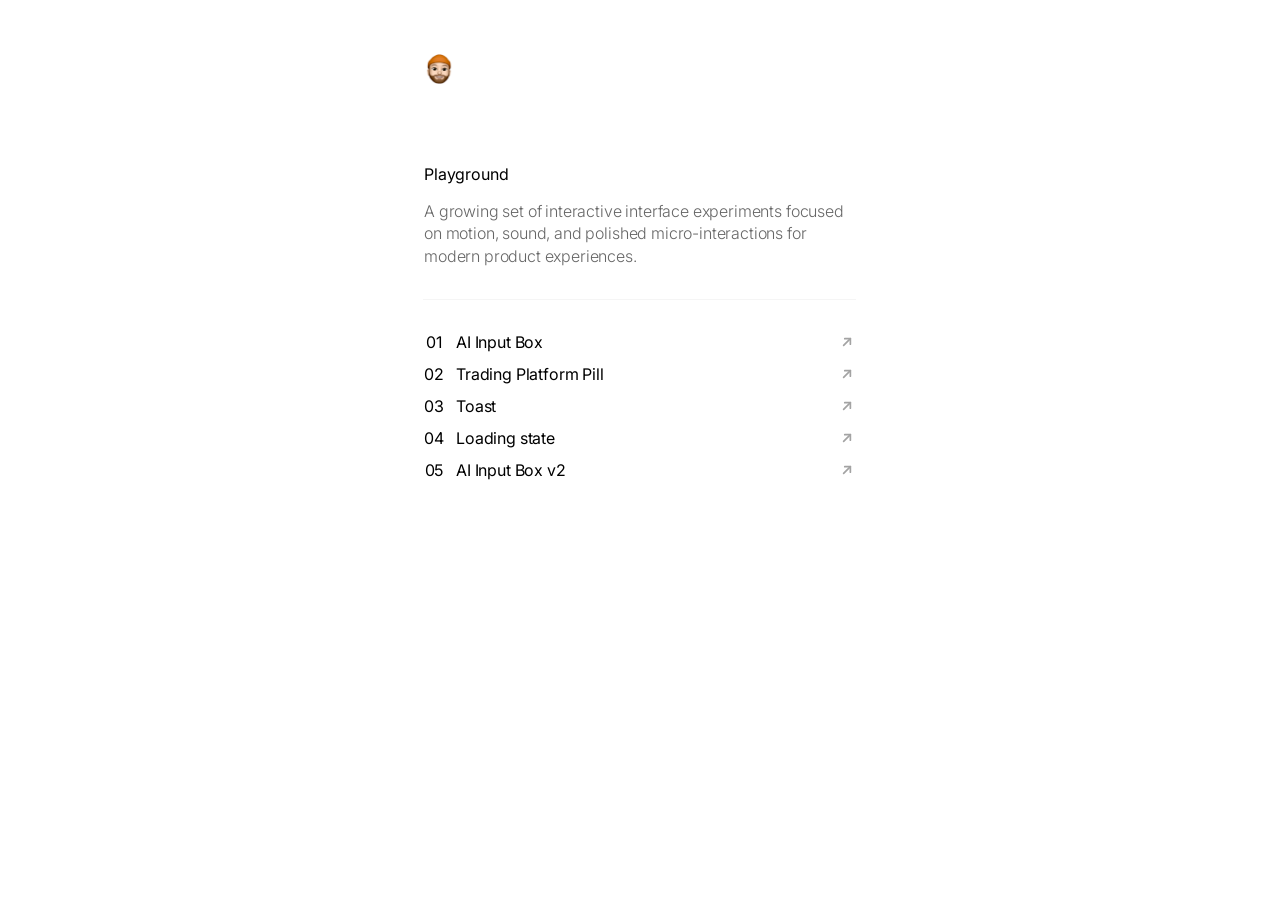
<file: index.html>
<!doctype html>
<html lang="en">
  <head>
    <meta charset="UTF-8" />
    <meta name="viewport" content="width=device-width, initial-scale=1.0" />
    <title>Aaron Vale - Playground</title>
    <link rel="preconnect" href="https://fonts.googleapis.com" />
    <link rel="preconnect" href="https://fonts.gstatic.com" crossorigin />
    <link href="https://fonts.googleapis.com/css2?family=Inter:wght@300;400&display=swap" rel="stylesheet" />
    <style>
      * {
        box-sizing: border-box;
      }

      html,
      body {
        min-height: 100%;
        margin: 0;
      }

      body {
        background: #ffffff;
        color: #000000;
        font-family: "Inter", system-ui, sans-serif;
        font-synthesis: none;
        -moz-osx-font-smoothing: grayscale;
        -webkit-font-smoothing: antialiased;
      }

      main {
        width: min(432px, calc(100vw - 48px));
        margin: 0 auto;
        padding-top: 54px;
      }

      .intro {
        display: flex;
        flex-direction: column;
        gap: 16px;
        width: 100%;
      }

      .avatar {
        display: block;
        height: 30px;
        width: auto;
        margin: 0 0 80px;
      }

      h1 {
        width: fit-content;
        margin: 0;
        color: #000000;
        font-size: 16px;
        line-height: 20px;
        font-weight: 400;
        letter-spacing: -0.01em;
      }

      .summary {
        width: 100%;
        margin: 0;
        color: rgba(0, 0, 0, 0.6);
        font-size: 16px;
        line-height: 140%;
        font-weight: 300;
        letter-spacing: -0.01em;
      }

      .divider {
        width: calc(100% + 1px);
        height: 1px;
        margin: 32px 0 32px -1px;
        background: rgba(0, 0, 0, 0.04);
      }

      .component-list {
        display: flex;
        flex-direction: column;
        gap: 12px;
        width: 100%;
      }

      .component-row {
        width: 100%;
        display: flex;
        align-items: center;
        justify-content: space-between;
        gap: 180px;
        color: #000000;
        text-decoration: none;
      }

      .component-name {
        display: flex;
        align-items: flex-start;
        gap: 12px;
        min-width: 0;
      }

      .component-number {
        width: 20px;
        flex: 0 0 20px;
        display: flex;
        justify-content: center;
        color: #000000;
        font-size: 16px;
        line-height: 20px;
        font-weight: 400;
        letter-spacing: -0.01em;
        text-align: center;
      }

      .component-title {
        width: fit-content;
        flex: 0 0 auto;
        color: #000000;
        font-size: 16px;
        line-height: 20px;
        font-weight: 400;
        letter-spacing: -0.01em;
      }

      .component-action {
        width: 18px;
        height: 18px;
        display: flex;
        align-items: center;
        justify-content: center;
        flex: 0 0 auto;
        color: #a3a3a3;
      }

      .component-action svg {
        width: 18px;
        height: 18px;
        fill: none;
        stroke: currentColor;
        stroke-width: 1.5;
        stroke-linecap: round;
        stroke-linejoin: round;
      }

      .component-number,
      .component-title,
      .component-action {
        transition: color 180ms ease;
      }

      .component-row:hover .component-number,
      .component-row:hover .component-title,
      .component-row:hover .component-action {
        color: #0287f2;
      }

      .component-row:hover .component-action {
        animation: row-arrow-shake 560ms cubic-bezier(0.25, 1, 0.5, 1);
      }

      @keyframes row-arrow-shake {
        0% {
          transform: translateX(0) rotate(0deg) scale(1);
        }

        18% {
          transform: translateX(-1px) rotate(-7deg) scale(1.025);
        }

        40% {
          transform: translateX(1px) rotate(6deg) scale(1.025);
        }

        62% {
          transform: translateX(-0.5px) rotate(-3.5deg) scale(1.012);
        }

        82% {
          transform: translateX(0.35px) rotate(2deg) scale(1.006);
        }

        100% {
          transform: translateX(0) rotate(0deg) scale(1);
        }
      }

      @media (max-width: 560px) {
        main {
          width: calc(100vw - 40px);
          margin: 0 20px;
          padding-top: 40px;
        }

        .divider {
          margin-top: 44px;
        }

        .component-row {
          gap: 24px;
        }
      }
    </style>
  </head>
  <body>
    <main>
      <img class="avatar" src="./assets/aaronvale-favicon.png" alt="" aria-hidden="true" />
      <section class="intro" aria-labelledby="page-title">
        <h1 id="page-title">Playground</h1>
        <p class="summary">
          A growing set of interactive interface experiments focused on motion, sound,
          and polished micro-interactions for modern product experiences.
        </p>
      </section>

      <div class="divider" aria-hidden="true"></div>

      <nav class="component-list" aria-label="UI components">
        <a class="component-row" href="./compose-ai-box/">
          <span class="component-name">
            <span class="component-number">01</span>
            <span class="component-title">AI Input Box</span>
          </span>
          <span class="component-action" aria-label="Open">
            <svg viewBox="0 0 16 16" aria-hidden="true">
              <path d="M5 11 11 5" />
              <path d="M6 5h5v5" />
            </svg>
          </span>
        </a>
        <a class="component-row" href="./trading-platform-pill/">
          <span class="component-name">
            <span class="component-number">02</span>
            <span class="component-title">Trading Platform Pill</span>
          </span>
          <span class="component-action" aria-label="Open">
            <svg viewBox="0 0 16 16" aria-hidden="true">
              <path d="M5 11 11 5" />
              <path d="M6 5h5v5" />
            </svg>
          </span>
        </a>
        <a class="component-row" href="./toast/">
          <span class="component-name">
            <span class="component-number">03</span>
            <span class="component-title">Toast</span>
          </span>
          <span class="component-action" aria-label="Open">
            <svg viewBox="0 0 16 16" aria-hidden="true">
              <path d="M5 11 11 5" />
              <path d="M6 5h5v5" />
            </svg>
          </span>
        </a>
        <a class="component-row" href="./loading-state/">
          <span class="component-name">
            <span class="component-number">04</span>
            <span class="component-title">Loading state</span>
          </span>
          <span class="component-action" aria-label="Open">
            <svg viewBox="0 0 16 16" aria-hidden="true">
              <path d="M5 11 11 5" />
              <path d="M6 5h5v5" />
            </svg>
          </span>
        </a>
        <a class="component-row" href="./ai-input-box-v2/">
          <span class="component-name">
            <span class="component-number">05</span>
            <span class="component-title">AI Input Box v2</span>
          </span>
          <span class="component-action" aria-label="Open">
            <svg viewBox="0 0 16 16" aria-hidden="true">
              <path d="M5 11 11 5" />
              <path d="M6 5h5v5" />
            </svg>
          </span>
        </a>
      </nav>
    </main>
  </body>
</html>
</file>
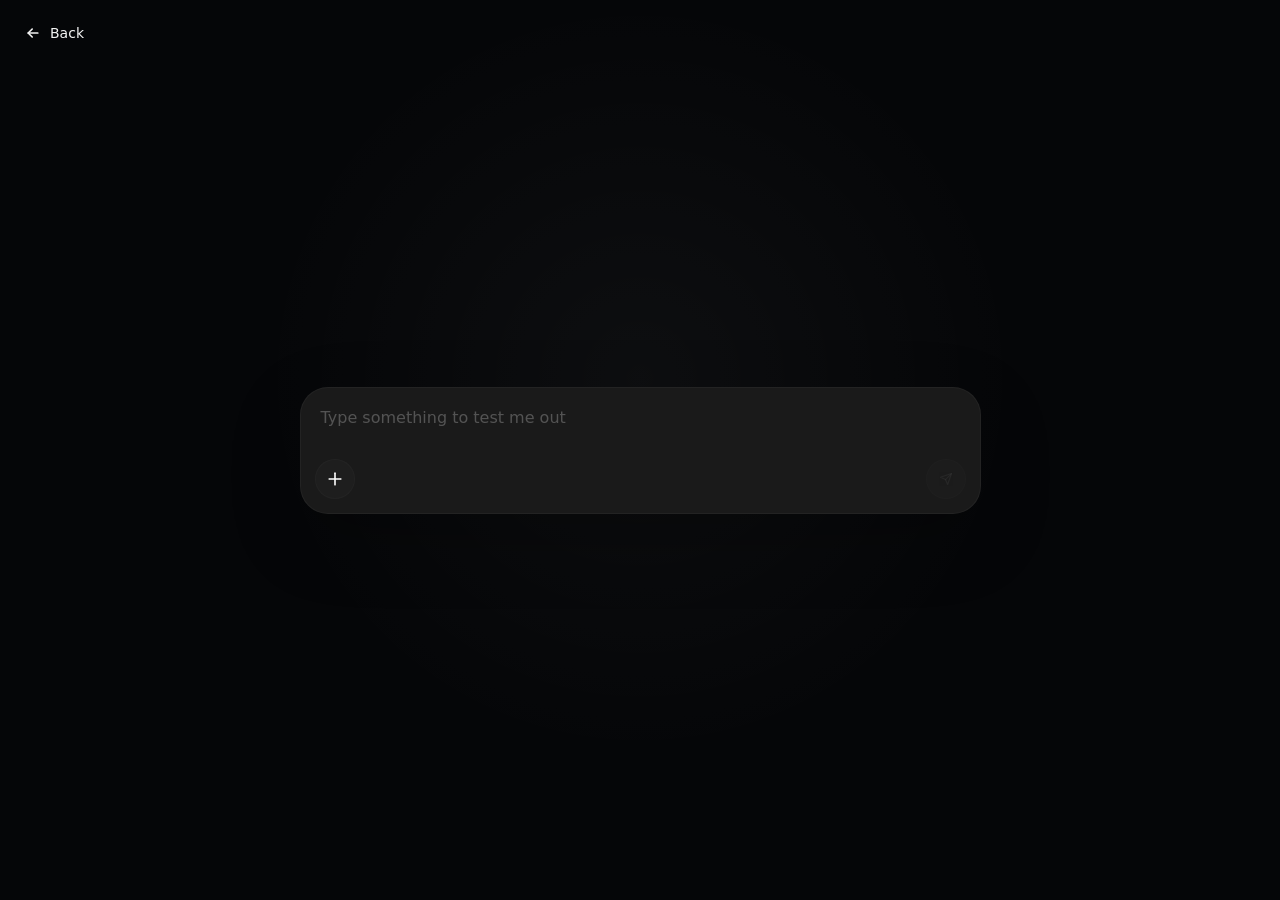
<file: ai-input-box-v2/index.html>
<!doctype html>
<html lang="en">
  <head>
    <meta charset="UTF-8" />
    <meta name="viewport" content="width=device-width, initial-scale=1.0" />
    <title>AI Input Box v2</title>
    <link rel="stylesheet" href="./styles.css" />
  </head>
  <body>
    <a class="back-link" href="../" aria-label="Back to Playground">
      <svg viewBox="0 0 16 16" aria-hidden="true">
        <path d="M5 11 11 5" />
        <path d="M6 5h5v5" />
      </svg>
      Back
    </a>
    <main class="stage" aria-label="AI Input Box v2 prototype">
      <section class="ai-frame" aria-label="AI Input Box v2">
        <div class="status-panel" aria-live="polite" aria-hidden="true">
          <div class="status-row">
            <span class="status-icon" aria-hidden="true">
              <span class="status-orb" data-status-orb></span>
              <span class="status-check-icon">
                <svg width="12" height="12" viewBox="0 0 12 12" aria-hidden="true">
                  <path d="M3.25 6.15 5.15 8 8.85 4" />
                </svg>
              </span>
            </span>
            <span class="status-text" data-status-text data-text="Checking permissions...">Checking permissions...</span>
          </div>
          <button class="status-stop-button" type="button" data-action="status-stop" aria-label="Stop">
            <svg class="icon-stop" width="12" height="12" viewBox="0 0 10 10" aria-hidden="true">
              <rect x="2.25" y="2.25" width="5.5" height="5.5" rx="1.1" />
            </svg>
          </button>
        </div>

        <form class="compose-box is-active" data-compose-box>
          <div class="compose-beam-host" data-compose-beam aria-hidden="true"></div>
          <label class="sr-only" for="follow-up-input">Type something to test me out</label>
          <div class="prompt-row is-active" data-prompt-row>
            <div class="cursor-mark" aria-hidden="true"></div>
            <textarea
              id="follow-up-input"
              class="prompt-input"
              rows="1"
              autocomplete="off"
            ></textarea>
            <div class="prompt-placeholder" aria-hidden="true">Type something to test me out</div>
          </div>

          <div class="toolbar" aria-label="Follow-up actions">
            <div class="menu-anchor">
              <button class="icon-button" type="button" data-action="add" aria-label="Add context" aria-expanded="false">
                <span class="icon-slot">
                  <svg class="icon-plus" width="20" height="20" viewBox="1.5 1.5 15 15" aria-hidden="true">
                    <path d="M9 4.625v8.75" />
                    <path d="M4.625 9h8.75" />
                  </svg>
                </span>
              </button>
              <div class="dropdown-menu" role="menu" aria-label="Add context menu">
                <button class="dropdown-item" type="button" role="menuitem">Attach file</button>
                <button class="dropdown-item" type="button" role="menuitem">Add screenshot</button>
              </div>
            </div>

            <button class="send-button" type="submit" data-action="send" aria-label="Send follow-up message">
              <svg class="icon-send" width="16" height="16" viewBox="0 0 12 12" aria-hidden="true">
                <path d="M11 1l-3.5 10-2-4.5-4.5-2Z" />
                <path d="M11 1 5.5 6.5" />
              </svg>
            </button>
          </div>
        </form>
      </section>
    </main>

    <script type="module" src="./script.js"></script>
  </body>
</html>
</file>
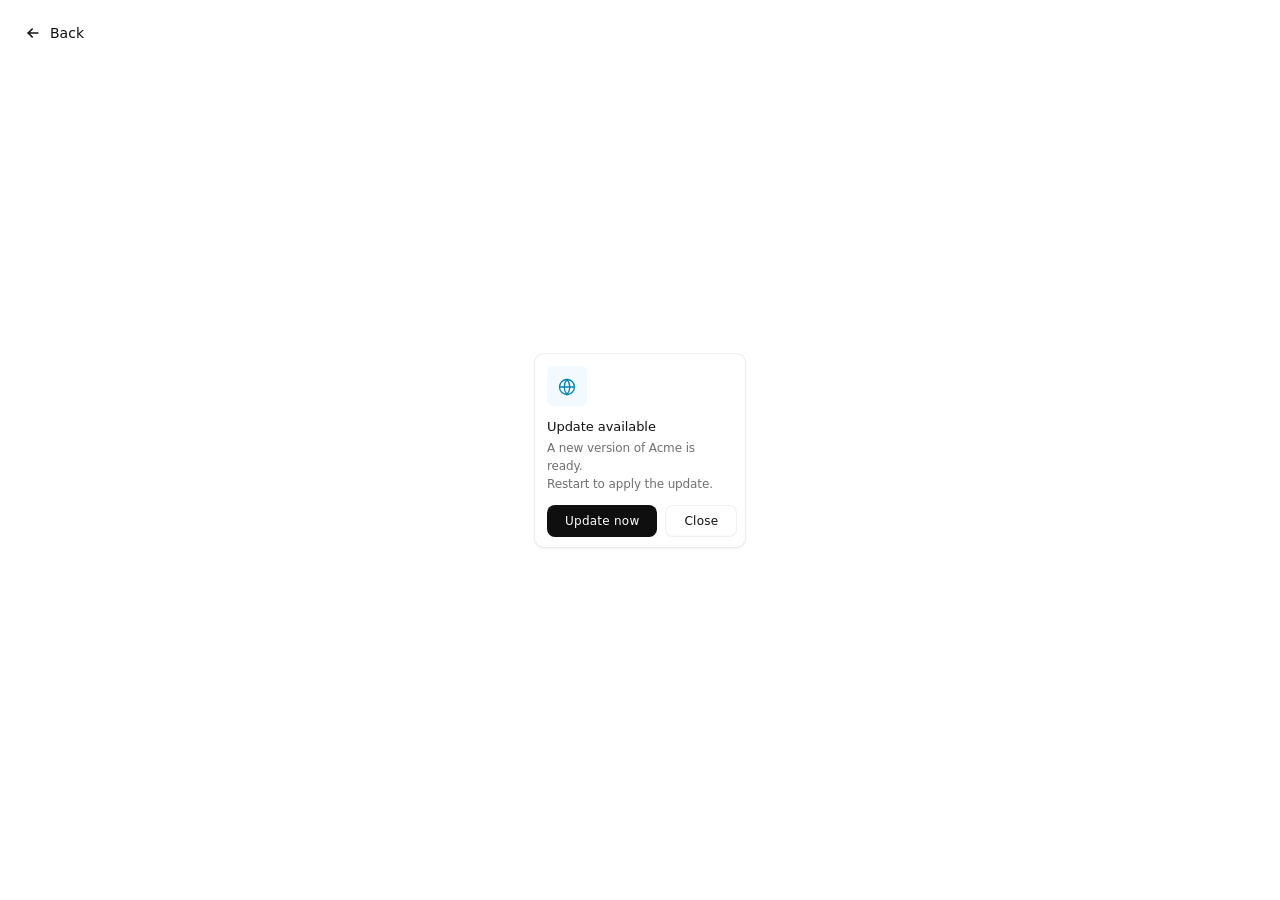
<file: codex-connect-card/index.html>
<!doctype html>
<html lang="en">
  <head>
    <meta charset="UTF-8" />
    <meta name="viewport" content="width=device-width, initial-scale=1.0" />
    <title>Toast</title>
    <meta http-equiv="refresh" content="0; url=../toast/" />
    <link rel="canonical" href="../toast/" />
  </head>
  <body>
    <script>
      window.location.replace("../toast/");
    </script>
    <a href="../toast/">Toast</a>
  </body>
</html>
</file>
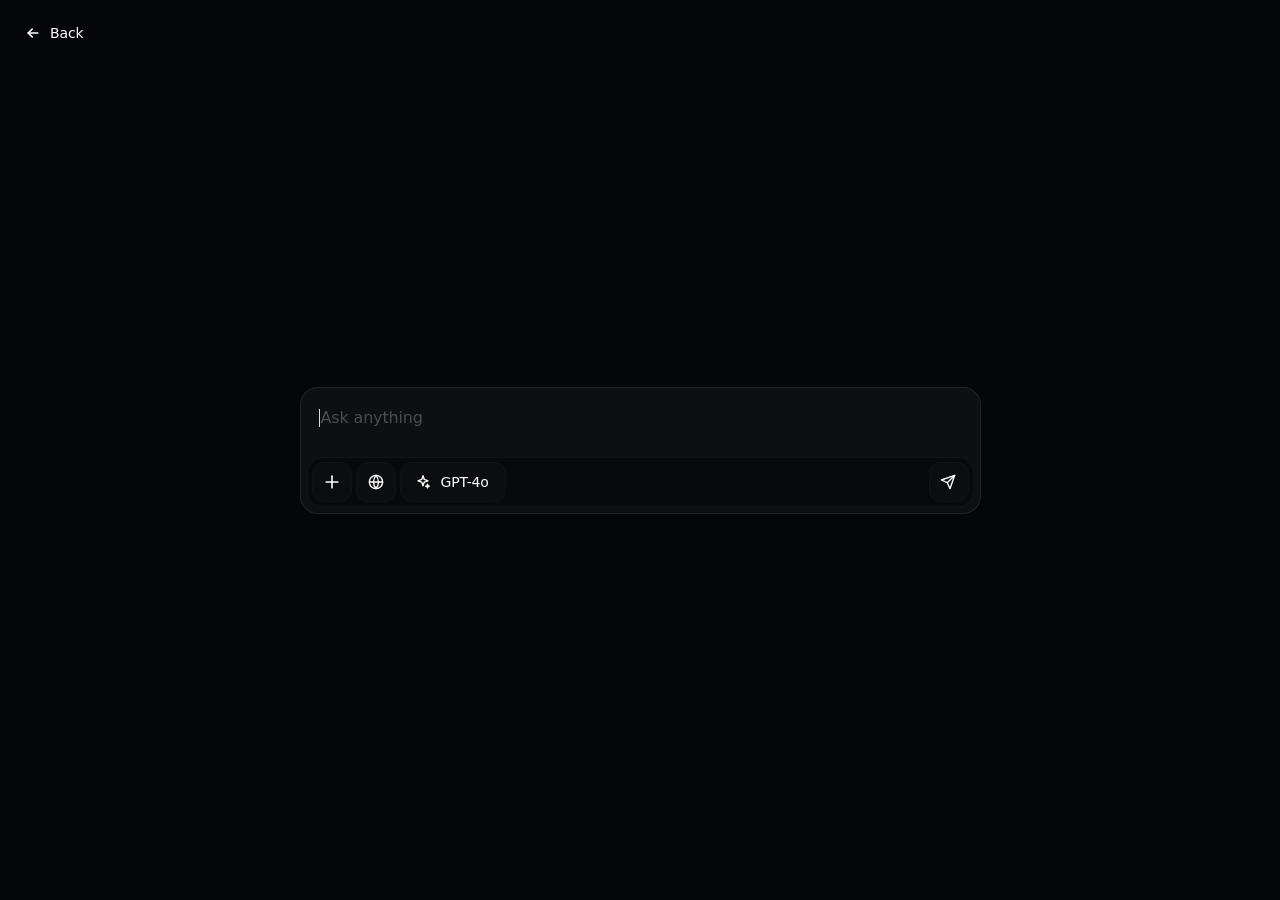
<file: compose-ai-box/index.html>
<!doctype html>
<html lang="en">
  <head>
    <meta charset="UTF-8" />
    <meta name="viewport" content="width=device-width, initial-scale=1.0" />
    <title>Compose Message AI Box</title>
    <link rel="stylesheet" href="./styles.css" />
  </head>
  <body>
    <a class="back-link" href="../" aria-label="Back to UI Components">
      <svg viewBox="0 0 16 16" aria-hidden="true">
        <path d="M5 11 11 5" />
        <path d="M6 5h5v5" />
      </svg>
      Back
    </a>
    <main class="stage" aria-label="Compose message AI box prototype">
      <section class="compose-box" aria-label="Compose message">
        <div class="prompt-row is-active" data-prompt-row>
          <div class="cursor-mark" aria-hidden="true"></div>
          <label class="sr-only" for="prompt-input">Ask anything</label>
          <textarea
            id="prompt-input"
            class="prompt-input"
            rows="1"
            autocomplete="off"
            autofocus
          ></textarea>
          <div class="prompt-placeholder prompt-placeholder-default" aria-hidden="true">Ask anything</div>
          <div class="prompt-placeholder prompt-placeholder-search" aria-hidden="true">Search the web</div>
        </div>

        <div class="toolbar" aria-label="Compose actions">
          <div class="tool-group" aria-label="Message tools">
            <div class="menu-anchor">
              <button class="icon-button" type="button" data-action="add" aria-label="Add" aria-expanded="false">
                <span class="icon-slot">
                  <svg class="icon-plus" width="20" height="20" viewBox="1.5 1.5 15 15" aria-hidden="true">
                    <path d="M9 4.625v8.75" />
                    <path d="M4.625 9h8.75" />
                  </svg>
                </span>
              </button>
              <div class="dropdown-menu" data-menu="add" role="menu" aria-label="Add menu">
                <button class="dropdown-item" type="button" role="menuitem">Images</button>
                <button class="dropdown-item" type="button" role="menuitem">Documents</button>
              </div>
            </div>

            <button class="icon-button" type="button" data-action="globe" aria-label="Web context">
              <span class="icon-slot">
                <svg class="icon-globe" width="16" height="16" viewBox="0 0 12 12" aria-hidden="true">
                  <circle cx="6" cy="6" r="5" />
                  <path d="M1 6h10" />
                  <path d="M6 1a7.65 7.65 0 0 1 0 10" />
                  <path d="M6 1a7.65 7.65 0 0 0 0 10" />
                </svg>
              </span>
              <span class="button-label">Search</span>
            </button>

            <div class="menu-anchor">
              <button class="model-button" type="button" data-action="lightbulb" aria-label="Model" aria-expanded="false">
                <span class="ai-icon-slot">
                  <svg class="icon-ai" width="16" height="16" viewBox="0 0 12 12" aria-hidden="true">
                    <path d="M6 1.25l0.95 2.85 2.8 1-2.8 0.95L6 8.85l-0.95-2.8-2.8-0.95 2.8-1Z" />
                    <path d="M9.35 7.65l0.35 1.05 1.05 0.35-1.05 0.35-0.35 1.05L9 9.4l-1.05-0.35L9 8.7Z" />
                  </svg>
                </span>
                <span class="model-label-wrap">
                  <span class="model-label model-label-current">GPT-4o</span>
                  <span class="model-label model-label-next" aria-hidden="true"></span>
                </span>
              </button>
              <div class="dropdown-menu" data-menu="lightbulb" role="menu" aria-label="Model menu">
                <button class="dropdown-item" type="button" role="menuitem">GPT-5.6 Sol</button>
                <button class="dropdown-item" type="button" role="menuitem">Claude Sonnet 5</button>
                <button class="dropdown-item" type="button" role="menuitem">Gemini 3.6 Flash</button>
                <button class="dropdown-item" type="button" role="menuitem">Llama 4</button>
              </div>
            </div>
          </div>

          <button class="send-button" type="button" data-action="send" aria-label="Send message">
            <svg class="icon-send" width="16" height="16" viewBox="0 0 12 12" aria-hidden="true">
              <path d="M11 1l-3.5 10-2-4.5-4.5-2Z" />
              <path d="M11 1L5.5 6.5" />
            </svg>
          </button>
        </div>
      </section>
    </main>
    <script src="./script.js"></script>
  </body>
</html>
</file>
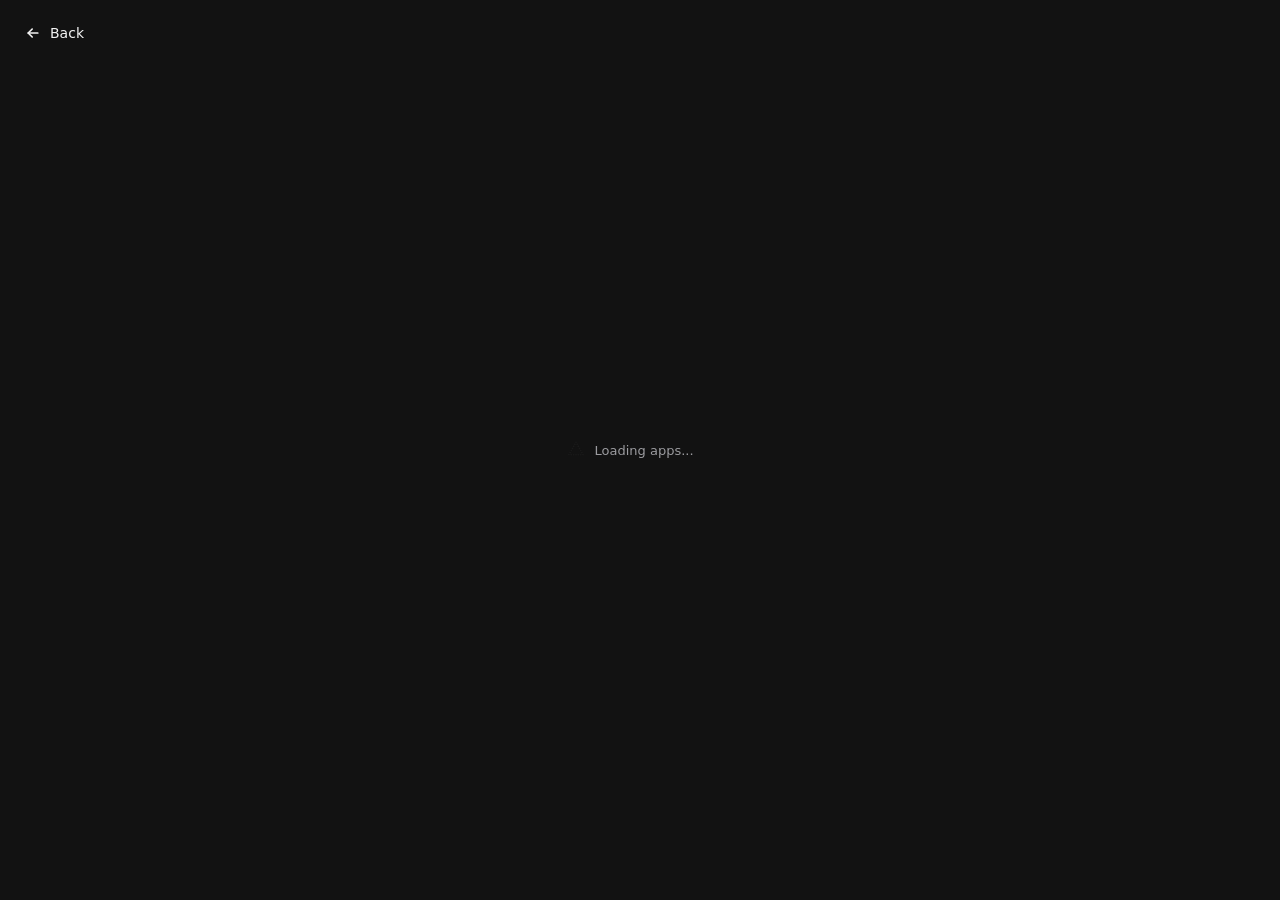
<file: loading-state/index.html>
<!doctype html>
<html lang="en">
  <head>
    <meta charset="UTF-8" />
    <meta name="viewport" content="width=device-width, initial-scale=1.0" />
    <title>Loading state</title>
    <script type="module" crossorigin src="./assets/index-BMmjb_eQ.js"></script>
    <link rel="stylesheet" crossorigin href="./assets/index-BnfrYB4k.css">
    <style>
      .back-link {
        align-items: center;
        color: #f2f2f2;
        display: inline-flex;
        font-family: Inter, system-ui, sans-serif;
        font-size: 14px;
        gap: 8px;
        left: 24px;
        line-height: 18px;
        position: fixed;
        text-decoration: none;
        top: 24px;
        transition: color 180ms ease;
        z-index: 10;
      }

      .back-link svg {
        fill: none;
        height: 18px;
        stroke: currentColor;
        stroke-linecap: round;
        stroke-linejoin: round;
        stroke-width: 1.5;
        transform: rotate(225deg);
        width: 18px;
      }

      .back-link:hover {
        color: #0287f2;
      }

      .back-link:hover svg {
        animation: back-arrow-shake 560ms cubic-bezier(0.25, 1, 0.5, 1);
      }

      @keyframes back-arrow-shake {
        0% {
          transform: rotate(225deg) translateX(0) scale(1);
        }

        18% {
          transform: rotate(218deg) translateX(-1px) scale(1.025);
        }

        40% {
          transform: rotate(231deg) translateX(1px) scale(1.025);
        }

        62% {
          transform: rotate(221.5deg) translateX(-0.5px) scale(1.012);
        }

        82% {
          transform: rotate(227deg) translateX(0.35px) scale(1.006);
        }

        100% {
          transform: rotate(225deg) translateX(0) scale(1);
        }
      }
    </style>
  </head>
  <body>
    <a class="back-link" href="../" aria-label="Back to Playground">
      <svg viewBox="0 0 16 16" aria-hidden="true">
        <path d="M5 11 11 5" />
        <path d="M6 5h5v5" />
      </svg>
      Back
    </a>
    <div id="root"></div>
  </body>
</html>
</file>
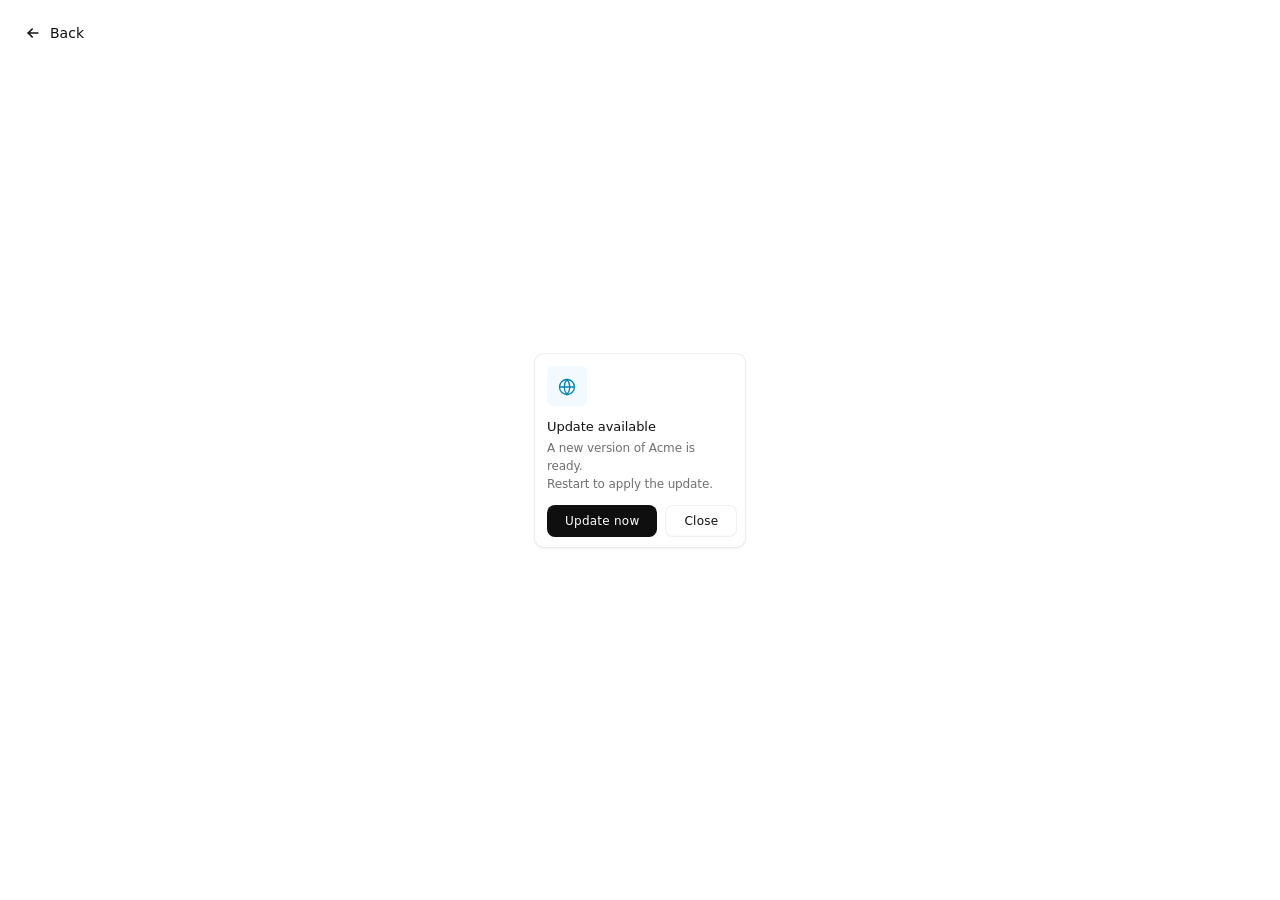
<file: toast/index.html>
<!doctype html>
<html lang="en">
  <head>
    <meta charset="UTF-8" />
    <meta name="viewport" content="width=device-width, initial-scale=1.0" />
    <title>Toast</title>
    <script type="module" crossorigin src="./assets/index-DLGc0Ldt.js"></script>
    <link rel="stylesheet" crossorigin href="./assets/index-CiNWx6MO.css">
    <style>
      .back-link {
        align-items: center;
        color: #111111;
        display: inline-flex;
        font-family: Inter, system-ui, sans-serif;
        font-size: 14px;
        gap: 8px;
        left: 24px;
        line-height: 18px;
        position: fixed;
        text-decoration: none;
        top: 24px;
        transition: color 180ms ease;
        z-index: 10;
      }

      .back-link svg {
        fill: none;
        height: 18px;
        stroke: currentColor;
        stroke-linecap: round;
        stroke-linejoin: round;
        stroke-width: 1.5;
        transform: rotate(225deg);
        width: 18px;
      }

      .back-link:hover {
        color: #0287f2;
      }

      .back-link:hover svg {
        animation: back-arrow-shake 560ms cubic-bezier(0.25, 1, 0.5, 1);
      }

      @keyframes back-arrow-shake {
        0% {
          transform: rotate(225deg) translateX(0) scale(1);
        }

        18% {
          transform: rotate(218deg) translateX(-1px) scale(1.025);
        }

        40% {
          transform: rotate(231deg) translateX(1px) scale(1.025);
        }

        62% {
          transform: rotate(221.5deg) translateX(-0.5px) scale(1.012);
        }

        82% {
          transform: rotate(227deg) translateX(0.35px) scale(1.006);
        }

        100% {
          transform: rotate(225deg) translateX(0) scale(1);
        }
      }
    </style>
  </head>
  <body>
    <a class="back-link" href="../" aria-label="Back to UI Components">
      <svg viewBox="0 0 16 16" aria-hidden="true">
        <path d="M5 11 11 5" />
        <path d="M6 5h5v5" />
      </svg>
      Back
    </a>
    <div id="root"></div>
  </body>
</html>
</file>
<file: ai-input-box-v2/styles.css>
:root {
  color-scheme: dark;
  --page-bg: #050608;
  --top-panel: #121212;
  --compose-panel: #1a1a1a;
  --panel-border: rgba(255, 255, 255, 0.04);
  --control: rgba(255, 255, 255, 0.02);
  --control-border: rgba(255, 255, 255, 0.02);
  --placeholder: rgba(255, 255, 255, 0.25);
  --text: #ffffff;
  --text-soft: rgba(255, 255, 255, 0.9);
}

* {
  box-sizing: border-box;
}

html,
body {
  width: 100%;
  min-height: 100%;
  margin: 0;
}

body {
  font-family: "SFProText-Regular", "SF Pro Text", -apple-system, BlinkMacSystemFont, system-ui, sans-serif;
  background:
    radial-gradient(circle at 50% 42%, rgba(255, 255, 255, 0.035), transparent 24rem),
    var(--page-bg);
  color: var(--text);
  -moz-osx-font-smoothing: grayscale;
  -webkit-font-smoothing: antialiased;
  font-synthesis: none;
}

button,
textarea {
  font: inherit;
}

.back-link {
  align-items: center;
  color: #f2f2f2;
  display: inline-flex;
  font-family: Inter, system-ui, sans-serif;
  font-size: 14px;
  gap: 8px;
  left: 24px;
  line-height: 18px;
  position: fixed;
  text-decoration: none;
  top: 24px;
  transition: color 180ms ease;
  z-index: 10;
}

.back-link svg {
  fill: none;
  height: 18px;
  stroke: currentColor;
  stroke-linecap: round;
  stroke-linejoin: round;
  stroke-width: 1.5;
  transform: rotate(225deg);
  width: 18px;
}

.back-link:hover {
  color: #0287f2;
}

.back-link:hover svg {
  animation: back-arrow-shake 560ms cubic-bezier(0.25, 1, 0.5, 1);
}

.stage {
  min-height: 100vh;
  display: flex;
  align-items: center;
  justify-content: center;
  padding: 32px;
}

.ai-frame {
  position: relative;
  width: 681px;
  max-width: calc(100vw - 32px);
  min-height: 127px;
  transition: min-height 520ms cubic-bezier(0.34, 1.42, 0.64, 1);
}

.ai-frame.has-status {
  min-height: 173px;
}

.status-panel {
  position: absolute;
  inset: 0 0 auto;
  height: 73px;
  display: flex;
  flex-direction: column;
  align-items: flex-start;
  gap: 31px;
  padding: 14px 6px 6px;
  border-radius: 28px 28px 0 0;
  background: var(--top-panel);
  opacity: 0;
  pointer-events: none;
  transform: translateY(14px) scale(0.985);
  transition:
    opacity 220ms ease,
    transform 520ms cubic-bezier(0.34, 1.42, 0.64, 1);
}

.ai-frame.has-status .status-panel {
  opacity: 1;
  pointer-events: auto;
  transform: translateY(0) scale(1);
}

.status-row {
  display: flex;
  align-items: center;
  gap: 9px;
  padding-left: 12px;
  opacity: 1;
  transform: translateY(0);
  transition:
    opacity 260ms ease,
    transform 300ms cubic-bezier(0.16, 1, 0.3, 1);
}

.status-panel.is-stopped .status-row {
  gap: 0;
  padding-left: 16px;
}

.status-panel.is-dismissing .status-row {
  opacity: 0;
  transform: translateY(-5px);
}

.status-icon {
  width: 20px;
  height: 20px;
  display: grid;
  place-items: center;
  flex: 0 0 20px;
  opacity: 1;
  transform: scale(1);
  transition:
    opacity 260ms ease,
    transform 360ms cubic-bezier(0.22, 1, 0.36, 1);
}

.status-icon.is-stopped {
  width: 0;
  flex-basis: 0;
  opacity: 0;
  transform: scale(0.72);
}

.status-icon.is-leaving {
  opacity: 0;
  transform: translateY(-4px) scale(0.72);
  transition:
    opacity 420ms cubic-bezier(0.16, 1, 0.3, 1),
    transform 420ms cubic-bezier(0.16, 1, 0.3, 1);
}

.status-orb,
.status-check-icon {
  grid-area: 1 / 1;
}

.status-orb,
.status-orb canvas {
  width: 20px !important;
  height: 20px !important;
  display: block;
}

.status-orb {
  opacity: 1;
  transform: scale(1);
  transition:
    opacity 260ms ease,
    transform 360ms cubic-bezier(0.22, 1, 0.36, 1);
}

.status-check-icon {
  width: 16px;
  height: 16px;
  display: inline-flex;
  align-items: center;
  justify-content: center;
  border-radius: 999px;
  background: #20b15a;
  color: #ffffff;
  opacity: 0;
  transform: translateY(3px) scale(0.72);
}

.status-check-icon svg {
  width: 12px;
  height: 12px;
  display: block;
  fill: none;
  stroke: currentColor;
  stroke-linecap: round;
  stroke-linejoin: round;
  stroke-width: 1.8px;
}

.status-icon.is-complete .status-orb {
  opacity: 0;
  transform: scale(0.68);
}

.status-icon.is-complete .status-check-icon {
  animation: loading-check-settle 520ms cubic-bezier(0.22, 1, 0.36, 1) 80ms both;
}

.icon-plus,
.icon-send {
  display: block;
  fill: none;
  stroke: currentColor;
  stroke-linecap: round;
  stroke-linejoin: round;
}

.status-text {
  position: relative;
  display: inline-block;
  color: rgba(255, 255, 255, 0.56);
  font-family: "Inter", -apple-system, BlinkMacSystemFont, system-ui, sans-serif;
  font-size: 16px;
  line-height: 20px;
  letter-spacing: 0;
  white-space: nowrap;
  transform: translateY(-1px);
}

.status-text::before {
  content: attr(data-text);
  position: absolute;
  inset: 0;
  pointer-events: none;
  background-image: linear-gradient(90deg, transparent 0%, transparent 36%, #ffffff 50%, transparent 64%, transparent 100%);
  background-size: 420% 100%;
  background-repeat: no-repeat;
  -webkit-background-clip: text;
  background-clip: text;
  color: transparent;
  -webkit-text-fill-color: transparent;
  opacity: 0;
  animation: status-shimmer 2s linear infinite;
}

.status-text.is-shimmering::before {
  opacity: 1;
}

.status-text.is-leaving {
  animation: status-fade-up-out 420ms cubic-bezier(0.16, 1, 0.3, 1) forwards;
}

.status-text.is-entering {
  animation: status-fade-up-in 520ms cubic-bezier(0.16, 1, 0.3, 1) both;
}

.status-stop-button {
  position: absolute;
  top: 12px;
  right: 20px;
  width: 24px;
  height: 24px;
  display: flex;
  align-items: center;
  justify-content: center;
  padding: 0;
  border: 1px solid var(--control-border);
  border-radius: 999px;
  background: var(--control);
  color: var(--text);
  cursor: default;
  appearance: none;
  overflow: hidden;
  transition:
    color 520ms cubic-bezier(0.16, 1, 0.3, 1),
    opacity 520ms cubic-bezier(0.16, 1, 0.3, 1),
    background-color 520ms cubic-bezier(0.16, 1, 0.3, 1),
    border-color 520ms cubic-bezier(0.16, 1, 0.3, 1),
    box-shadow 520ms cubic-bezier(0.16, 1, 0.3, 1),
    transform 180ms cubic-bezier(0.22, 1, 0.36, 1);
}

.status-panel.is-dismissing .status-stop-button {
  opacity: 0;
  pointer-events: none;
  transform: translateY(-4px) scale(0.96);
}

.status-stop-button:hover {
  background: rgba(255, 255, 255, 0.07);
  border-color: rgba(255, 255, 255, 0.08);
}

.status-stop-button:disabled {
  color: rgba(255, 255, 255, 0.34);
  border-color: rgba(255, 255, 255, 0.025);
  background: rgba(255, 255, 255, 0.018);
  opacity: 0.48;
  pointer-events: none;
}

.status-stop-button:active {
  transform: scale(0.94);
}

.icon-stop {
  display: block;
  fill: currentColor;
  stroke: none;
  opacity: 1;
  transform: scale(1);
  transition:
    opacity 520ms cubic-bezier(0.16, 1, 0.3, 1),
    transform 520ms cubic-bezier(0.16, 1, 0.3, 1);
}

.status-stop-button:disabled .icon-stop {
  opacity: 0.72;
  transform: scale(0.88);
}

.compose-box {
  position: absolute;
  top: 0;
  left: 0;
  width: 100%;
  min-height: 127px;
  display: flex;
  flex-direction: column;
  align-items: flex-start;
  gap: 31px;
  padding: 20px 6px 6px;
  border: 1px solid var(--panel-border);
  border-radius: 28px;
  background: var(--compose-panel);
  box-shadow: 0 24px 70px rgba(0, 0, 0, 0.24);
  isolation: isolate;
  overflow: visible;
  transition:
    top 520ms cubic-bezier(0.34, 1.42, 0.64, 1),
    border-color 180ms ease,
    box-shadow 180ms ease,
    min-height 180ms cubic-bezier(0.22, 1, 0.36, 1);
}

.compose-beam-host {
  position: absolute;
  inset: -1px;
  z-index: 0;
  pointer-events: none;
}

.compose-beam-shape {
  width: 100%;
  height: 100%;
  min-height: inherit;
  border: 1px solid transparent;
  border-radius: inherit;
}

.compose-box > :not(.compose-beam-host):not(.sr-only) {
  position: relative;
  z-index: 1;
}

.ai-frame.has-status .compose-box {
  top: 46px;
}

.compose-box.is-active {
  border-color: rgba(255, 255, 255, 0.075);
}

.compose-box:hover {
  box-shadow:
    0 24px 70px rgba(0, 0, 0, 0.32),
    0 0 0 1px rgba(255, 255, 255, 0.015);
}

.prompt-row {
  position: relative;
  align-self: stretch;
  display: flex;
  align-items: flex-start;
  gap: 1px;
  min-height: 20px;
  padding-left: 12px;
  padding-right: 8px;
  cursor: text;
}

.cursor-mark {
  width: 1px;
  height: 18px;
  margin-top: 1px;
  flex-shrink: 0;
  background: #dddddd;
  animation: cursor-blink 1s steps(1, end) infinite;
}

.prompt-row.has-text .cursor-mark,
.prompt-row:not(.is-active) .cursor-mark {
  opacity: 0;
  animation: none;
}

.prompt-input {
  position: relative;
  z-index: 1;
  width: 100%;
  min-width: 0;
  height: 20px;
  max-height: 120px;
  padding: 0 8px 0 0;
  border: 0;
  outline: 0;
  background: transparent;
  color: var(--text);
  resize: none;
  overflow-y: hidden;
  font-size: 16px;
  line-height: 20px;
  letter-spacing: 0;
  caret-color: transparent;
  scrollbar-width: thin;
  scrollbar-color: transparent transparent;
}

.prompt-row.has-text .prompt-input {
  caret-color: #dddddd;
}

.prompt-input::-webkit-scrollbar {
  width: 4px;
}

.prompt-input::-webkit-scrollbar-track {
  background: transparent;
}

.prompt-input::-webkit-scrollbar-thumb {
  border-radius: 999px;
  background: transparent;
}

.prompt-row.is-scrollable .prompt-input {
  overflow-y: auto;
  scrollbar-color: rgba(255, 255, 255, 0.18) transparent;
}

.prompt-row.is-scrollable .prompt-input::-webkit-scrollbar-thumb {
  background: rgba(255, 255, 255, 0.18);
}

.prompt-row::before,
.prompt-row::after {
  content: "";
  position: absolute;
  left: 12px;
  right: 8px;
  z-index: 3;
  height: 10px;
  opacity: 0;
  pointer-events: none;
  transition: opacity 180ms ease;
}

.prompt-row::before {
  top: 0;
  background: linear-gradient(180deg, rgba(26, 26, 26, 0.88), rgba(26, 26, 26, 0));
}

.prompt-row::after {
  bottom: 0;
  background: linear-gradient(0deg, rgba(26, 26, 26, 0.88), rgba(26, 26, 26, 0));
}

.prompt-row.can-scroll-up::before,
.prompt-row.can-scroll-down::after {
  opacity: 1;
}

.prompt-placeholder {
  position: absolute;
  top: 50%;
  left: 14px;
  z-index: 0;
  color: var(--placeholder);
  font-size: 16px;
  line-height: 20px;
  letter-spacing: 0;
  pointer-events: none;
  transform: translateY(-50%);
  transition:
    opacity 260ms ease,
    transform 300ms cubic-bezier(0.22, 1, 0.36, 1);
}

.prompt-row.has-text .prompt-placeholder {
  opacity: 0;
  transform: translateY(calc(-50% - 5px));
  transition-duration: 180ms;
}

.prompt-row.placeholder-returning:not(.has-text) .prompt-placeholder {
  animation: placeholder-fade-up-in 320ms cubic-bezier(0.22, 1, 0.36, 1);
}

.prompt-row.is-sending .prompt-input {
  caret-color: transparent;
  animation: message-fade-up-out 320ms cubic-bezier(0.22, 1, 0.36, 1) forwards;
}

.toolbar {
  align-self: stretch;
  display: flex;
  align-items: center;
  justify-content: space-between;
  min-height: 48px;
  padding: 0 8px 8px;
  border-radius: 16px;
}

.menu-anchor {
  position: static;
  display: flex;
  flex: 0 0 auto;
}

.icon-button,
.send-button {
  width: 40px;
  height: 40px;
  display: flex;
  align-items: center;
  flex-shrink: 0;
  padding: 0;
  border: 1px solid var(--control-border);
  border-radius: 999px;
  background: var(--control);
  color: var(--text);
  cursor: default;
  appearance: none;
  overflow: hidden;
  transition:
    color 320ms ease,
    opacity 320ms ease,
    background-color 180ms ease,
    border-color 180ms ease,
    box-shadow 180ms ease,
    transform 180ms cubic-bezier(0.22, 1, 0.36, 1);
}

.icon-button {
  justify-content: flex-start;
}

.send-button {
  justify-content: flex-end;
  padding: 12px;
  border-radius: 20px;
}

.icon-button:hover,
.send-button:hover {
  background: rgba(255, 255, 255, 0.07);
  border-color: rgba(255, 255, 255, 0.08);
}

.send-button:disabled {
  color: rgba(255, 255, 255, 0.28);
  border-color: rgba(255, 255, 255, 0.018);
  background: rgba(255, 255, 255, 0.018);
  opacity: 0.55;
  pointer-events: none;
}

.send-button .icon-send {
  opacity: 0.94;
  transform: scale(1);
  transition:
    opacity 360ms cubic-bezier(0.16, 1, 0.3, 1),
    transform 360ms cubic-bezier(0.16, 1, 0.3, 1);
}

.send-button:disabled .icon-send {
  opacity: 0.32;
  transform: scale(0.94);
}

.icon-button:active,
.send-button:active {
  transform: scale(0.96);
}

.icon-slot {
  width: 38px;
  height: 38px;
  display: flex;
  align-items: center;
  justify-content: center;
  flex: 0 0 38px;
  transition: transform 220ms cubic-bezier(0.22, 1, 0.36, 1);
}

.menu-anchor.is-open [data-action="add"] .icon-slot {
  transform: rotate(45deg);
}

.icon-plus {
  stroke-width: 1.2;
}

.icon-send {
  stroke-width: 1;
}

.dropdown-menu {
  position: absolute;
  left: 8px;
  top: calc(100% + 11px);
  z-index: 5;
  width: max-content;
  min-width: 142px;
  display: flex;
  flex-direction: column;
  gap: 2px;
  padding: 5px;
  border-radius: 12px;
  background: rgba(31, 31, 31, 0.98);
  box-shadow: none;
  opacity: 0;
  pointer-events: none;
  transform: translateY(-4px);
  transition:
    opacity 180ms ease,
    transform 220ms cubic-bezier(0.22, 1, 0.36, 1);
}

.menu-anchor.is-open .dropdown-menu {
  opacity: 1;
  pointer-events: auto;
  transform: translateY(0);
}

.dropdown-item {
  width: 100%;
  min-height: 34px;
  display: flex;
  align-items: center;
  padding: 10px 16px 10px 12px;
  border: 0;
  border-radius: 10px;
  background: transparent;
  color: rgba(255, 255, 255, 0.76);
  font-size: 14px;
  line-height: 18px;
  letter-spacing: 0;
  text-align: left;
  appearance: none;
}

.dropdown-item:hover {
  background: rgba(255, 255, 255, 0.06);
  color: #ffffff;
}

.sr-only {
  position: absolute;
  width: 1px;
  height: 1px;
  padding: 0;
  margin: -1px;
  overflow: hidden;
  clip: rect(0, 0, 0, 0);
  white-space: nowrap;
  border: 0;
}

@keyframes cursor-blink {
  0%,
  49% {
    opacity: 1;
  }

  50%,
  100% {
    opacity: 0;
  }
}

@keyframes message-fade-up-out {
  0% {
    opacity: 1;
    transform: translateY(0);
  }

  100% {
    opacity: 0;
    transform: translateY(-18px);
  }
}

@keyframes placeholder-fade-up-in {
  0% {
    opacity: 0;
    transform: translateY(calc(-50% + 8px));
  }

  100% {
    opacity: 1;
    transform: translateY(-50%);
  }
}

@keyframes back-arrow-shake {
  0% {
    transform: rotate(225deg) translateX(0) scale(1);
  }

  18% {
    transform: rotate(218deg) translateX(-1px) scale(1.025);
  }

  40% {
    transform: rotate(231deg) translateX(1px) scale(1.025);
  }

  62% {
    transform: rotate(221.5deg) translateX(-0.5px) scale(1.012);
  }

  82% {
    transform: rotate(227deg) translateX(0.35px) scale(1.006);
  }

  100% {
    transform: rotate(225deg) translateX(0) scale(1);
  }
}

@keyframes status-fade-up-out {
  0% {
    opacity: 1;
    transform: translateY(-1px);
  }

  100% {
    opacity: 0;
    transform: translateY(-7px);
  }
}

@keyframes status-fade-up-in {
  0% {
    opacity: 0;
    transform: translateY(5px);
  }

  100% {
    opacity: 1;
    transform: translateY(-1px);
  }
}

@keyframes status-shimmer {
  0% {
    background-position: 100% 0;
  }

  100% {
    background-position: 0% 0;
  }
}

@keyframes loading-check-settle {
  0% {
    opacity: 0;
    transform: translateY(3px) scale(0.72);
  }

  48% {
    opacity: 1;
    transform: translateY(-1px) scale(1.14);
  }

  72% {
    opacity: 1;
    transform: translateY(0) scale(0.96);
  }

  100% {
    opacity: 1;
    transform: translateY(0) scale(1);
  }
}

@media (max-width: 520px) {
  .stage {
    align-items: flex-end;
    padding: 16px;
  }

  .ai-frame {
    min-height: 127px;
  }

  .ai-frame.has-status {
    min-height: 173px;
  }

  .status-panel,
  .compose-box {
    border-radius: 24px;
  }
}
</file>
<file: compose-ai-box/styles.css>
:root {
  color-scheme: dark;
  --page-bg: #050608;
  --panel: rgba(255, 255, 255, 0.04);
  --panel-border: rgba(255, 255, 255, 0.04);
  --toolbar: rgba(0, 0, 0, 0.4);
  --control: rgba(255, 255, 255, 0.02);
  --control-border: rgba(255, 255, 255, 0.02);
  --placeholder: rgba(255, 255, 255, 0.25);
  --text: #ffffff;
}

* {
  box-sizing: border-box;
}

html,
body {
  width: 100%;
  min-height: 100%;
  margin: 0;
}

body {
  font-family: "SFProText-Regular", "SF Pro Text", -apple-system, BlinkMacSystemFont, system-ui, sans-serif;
  background: var(--page-bg);
  color: var(--text);
  -moz-osx-font-smoothing: grayscale;
  -webkit-font-smoothing: antialiased;
  font-synthesis: none;
}

button {
  font: inherit;
}

.back-link {
  position: fixed;
  top: 24px;
  left: 24px;
  z-index: 10;
  display: inline-flex;
  align-items: center;
  gap: 8px;
  color: #ffffff;
  font-family: "SFProText-Regular", "SF Pro Text", -apple-system, BlinkMacSystemFont, system-ui, sans-serif;
  font-size: 14px;
  line-height: 18px;
  letter-spacing: -0.01em;
  text-decoration: none;
  transition: color 180ms ease;
}

.back-link svg {
  width: 18px;
  height: 18px;
  fill: none;
  stroke: currentColor;
  stroke-width: 1.5;
  stroke-linecap: round;
  stroke-linejoin: round;
  transform: rotate(225deg);
}

.back-link:hover {
  color: #0287f2;
}

.back-link:hover svg {
  animation: back-arrow-shake 560ms cubic-bezier(0.25, 1, 0.5, 1);
}

@keyframes back-arrow-shake {
  0% {
    transform: rotate(225deg) translateX(0) scale(1);
  }

  18% {
    transform: rotate(218deg) translateX(-1px) scale(1.025);
  }

  40% {
    transform: rotate(231deg) translateX(1px) scale(1.025);
  }

  62% {
    transform: rotate(221.5deg) translateX(-0.5px) scale(1.012);
  }

  82% {
    transform: rotate(227deg) translateX(0.35px) scale(1.006);
  }

  100% {
    transform: rotate(225deg) translateX(0) scale(1);
  }
}

.stage {
  min-height: 100vh;
  display: flex;
  align-items: center;
  justify-content: center;
  padding: 32px;
}

.compose-box {
  position: relative;
  width: 681px;
  max-width: calc(100vw - 32px);
  height: 127px;
  min-height: 127px;
  display: flex;
  flex-direction: column;
  align-items: flex-start;
  padding: 20px 6px 6px;
  border: 1px solid var(--panel-border);
  border-radius: 18px;
  background: var(--panel);
  transition:
    border-color 180ms ease,
    height 180ms cubic-bezier(0.22, 1, 0.36, 1);
}

.compose-box.is-active {
  border-color: rgba(255, 255, 255, 0.075);
}

.prompt-row {
  position: relative;
  align-self: stretch;
  display: flex;
  align-items: flex-start;
  gap: 1px;
  padding-left: 12px;
  padding-right: 8px;
  cursor: text;
}

.cursor-mark {
  margin-top: 1px;
  width: 1px;
  height: 18px;
  flex-shrink: 0;
  background: #dddddd;
  animation: cursor-blink 1s steps(1, end) infinite;
}

.prompt-row.has-text .cursor-mark,
.prompt-row:not(.is-active) .cursor-mark {
  opacity: 0;
  animation: none;
}

.prompt-input {
  position: relative;
  z-index: 1;
  width: 100%;
  min-width: 0;
  height: 20px;
  max-height: 168px;
  border: 0;
  outline: 0;
  padding: 0 8px 0 0;
  background: transparent;
  color: var(--text);
  font-family: "SFProText-Regular", "SF Pro Text", -apple-system, BlinkMacSystemFont, system-ui, sans-serif;
  resize: none;
  overflow-y: hidden;
  font-size: 16px;
  line-height: 20px;
  letter-spacing: -0.01em;
  caret-color: transparent;
  scrollbar-width: thin;
  scrollbar-color: transparent transparent;
}

.prompt-input::-webkit-scrollbar {
  width: 4px;
}

.prompt-input::-webkit-scrollbar-track {
  background: transparent;
}

.prompt-input::-webkit-scrollbar-thumb {
  border-radius: 999px;
  background: transparent;
}

.prompt-row.is-scrollable .prompt-input {
  overflow-y: auto;
  padding-block: 0;
  scrollbar-color: rgba(255, 255, 255, 0.18) transparent;
}

.prompt-row.is-scrollable .prompt-input::-webkit-scrollbar-thumb {
  background: rgba(255, 255, 255, 0.18);
}

.prompt-row.is-scrollable .prompt-input:hover::-webkit-scrollbar-thumb {
  background: rgba(255, 255, 255, 0.26);
}

.prompt-row.is-sending .prompt-input {
  caret-color: transparent;
  animation: message-fade-up-out 320ms cubic-bezier(0.22, 1, 0.36, 1) forwards;
}

.prompt-row.has-text .prompt-input {
  caret-color: #dddddd;
}

.prompt-row::before,
.prompt-row::after {
  content: "";
  position: absolute;
  left: 12px;
  right: 8px;
  z-index: 3;
  height: 10px;
  opacity: 0;
  pointer-events: none;
  transition: opacity 180ms ease;
}

.prompt-row::before {
  top: 0;
  background: linear-gradient(180deg, rgba(14, 16, 20, 0.72) 0%, rgba(14, 16, 20, 0) 100%);
}

.prompt-row::after {
  bottom: 0;
  background: linear-gradient(0deg, rgba(14, 16, 20, 0.72) 0%, rgba(14, 16, 20, 0) 100%);
}

.prompt-row.can-scroll-up::before {
  opacity: 1;
}

.prompt-row.can-scroll-down::after {
  opacity: 1;
}

.prompt-placeholder {
  position: absolute;
  left: 14px;
  top: 50%;
  transform: translateY(-50%);
  z-index: 0;
  pointer-events: none;
  color: var(--placeholder);
  font-size: 16px;
  line-height: 20px;
  letter-spacing: -0.01em;
  opacity: 1;
  transition:
    opacity 260ms ease,
    transform 300ms cubic-bezier(0.22, 1, 0.36, 1);
}

.prompt-placeholder-search {
  opacity: 0;
  transform: translateY(calc(-50% + 8px));
}

.prompt-row.has-text .prompt-placeholder {
  opacity: 0;
  transform: translateY(calc(-50% - 5px));
  transition-duration: 180ms;
}

.prompt-row.search-mode:not(.has-text) .prompt-placeholder-default {
  opacity: 0;
  transform: translateY(calc(-50% - 8px));
}

.prompt-row.search-mode:not(.has-text) .prompt-placeholder-search {
  opacity: 1;
  transform: translateY(-50%);
}

.prompt-row.placeholder-returning:not(.search-mode):not(.has-text) .prompt-placeholder-default,
.prompt-row.placeholder-returning.search-mode:not(.has-text) .prompt-placeholder-search {
  animation: placeholder-fade-up-in 320ms cubic-bezier(0.22, 1, 0.36, 1);
}

@keyframes message-fade-up-out {
  0% {
    opacity: 1;
    transform: translateY(0);
  }

  100% {
    opacity: 0;
    transform: translateY(-18px);
  }
}

@keyframes placeholder-fade-up-in {
  0% {
    opacity: 0;
    transform: translateY(calc(-50% + 8px));
  }

  100% {
    opacity: 1;
    transform: translateY(-50%);
  }
}

.sr-only {
  position: absolute;
  width: 1px;
  height: 1px;
  padding: 0;
  margin: -1px;
  overflow: hidden;
  clip: rect(0, 0, 0, 0);
  white-space: nowrap;
  border: 0;
}

@keyframes cursor-blink {
  0%,
  49% {
    opacity: 1;
  }

  50%,
  100% {
    opacity: 0;
  }
}

.toolbar {
  position: absolute;
  left: 6px;
  right: 6px;
  bottom: 6px;
  width: auto;
  display: flex;
  align-items: center;
  justify-content: space-between;
  padding: 4px;
  border: 1px solid var(--panel-border);
  border-radius: 16px;
  background: var(--toolbar);
}

.tool-group {
  display: flex;
  align-items: flex-start;
  gap: 4px;
}

.menu-anchor {
  position: relative;
  display: flex;
  flex: 0 0 auto;
}

.icon-button,
.model-button,
.send-button {
  height: 40px;
  display: flex;
  align-items: center;
  border: 1px solid var(--control-border);
  border-radius: 12px;
  background: var(--control);
  color: var(--text);
  cursor: default;
  appearance: none;
  overflow: hidden;
  transition:
    width 280ms cubic-bezier(0.22, 1, 0.36, 1),
    padding 280ms cubic-bezier(0.22, 1, 0.36, 1),
    background-color 180ms ease,
    border-color 180ms ease,
    color 180ms ease;
}

.icon-button:hover,
.model-button:hover {
  background: rgba(255, 255, 255, 0.07);
  border-color: rgba(255, 255, 255, 0.08);
}

.icon-button,
.send-button {
  width: 40px;
  flex-shrink: 0;
  justify-content: center;
  padding: 0;
}

.icon-button {
  justify-content: flex-start;
}

.icon-slot {
  width: 38px;
  height: 38px;
  display: flex;
  align-items: center;
  justify-content: center;
  flex: 0 0 38px;
}

.button-label {
  display: block;
  max-width: 0;
  overflow: hidden;
  color: currentColor;
  font-size: 14px;
  line-height: 18px;
  letter-spacing: -0.01em;
  white-space: nowrap;
  opacity: 0;
  transform: translateX(-4px);
  transition:
    max-width 280ms cubic-bezier(0.22, 1, 0.36, 1),
    opacity 190ms ease 50ms,
    transform 260ms cubic-bezier(0.22, 1, 0.36, 1);
}

.icon-button.is-selected {
  width: 102px;
  gap: 0;
  padding: 0 14px 0 0;
  background: rgba(0, 135, 205, 0.2);
  border-color: rgba(0, 135, 205, 0.2);
  color: #11a5f7;
}

.icon-button.is-selected .button-label {
  max-width: 64px;
  opacity: 1;
  transform: translateX(0);
}

.icon-button.is-selected:hover {
  background: rgba(0, 135, 205, 0.27);
  border-color: rgba(0, 135, 205, 0.27);
}

.icon-button[data-action="globe"].spin-clockwise .icon-slot {
  animation: globe-spin-clockwise 320ms cubic-bezier(0.22, 1, 0.36, 1);
}

.icon-button[data-action="globe"].spin-counter .icon-slot {
  animation: globe-spin-counter 320ms cubic-bezier(0.22, 1, 0.36, 1);
}

@keyframes globe-spin-clockwise {
  from {
    transform: rotate(0deg);
  }

  to {
    transform: rotate(360deg);
  }
}

@keyframes globe-spin-counter {
  from {
    transform: rotate(0deg);
  }

  to {
    transform: rotate(-360deg);
  }
}

.send-button {
  padding: 12px;
  justify-content: flex-end;
}

.compose-box.has-text .send-button {
  animation: send-glow 2.2s ease-in-out infinite;
}

.compose-box.has-text .send-button:hover {
  background: rgba(255, 255, 255, 0.07);
  border-color: rgba(255, 255, 255, 0.18);
}

@keyframes send-glow {
  0%,
  100% {
    border-color: rgba(255, 255, 255, 0.1);
    box-shadow:
      0 0 0 1px rgba(255, 255, 255, 0.02),
      0 0 8px rgba(255, 255, 255, 0.04);
  }

  50% {
    border-color: rgba(255, 255, 255, 0.17);
    box-shadow:
      0 0 0 1px rgba(255, 255, 255, 0.045),
      0 0 13px rgba(255, 255, 255, 0.085);
  }
}

.model-button {
  gap: 10px;
  padding: 12px 16px 12px 14px;
}

.model-label-wrap {
  position: relative;
  width: max-content;
  height: 18px;
  display: inline-block;
  overflow: hidden;
  transition: width 300ms cubic-bezier(0.22, 1, 0.36, 1);
}

.model-label {
  position: absolute;
  left: 0;
  top: 0;
  display: block;
  color: var(--text);
  font-size: 14px;
  line-height: 18px;
  letter-spacing: -0.01em;
  white-space: nowrap;
  transition:
    opacity 260ms ease,
    transform 300ms cubic-bezier(0.22, 1, 0.36, 1);
}

.model-label-next {
  opacity: 0;
  transform: translateY(8px);
}

.model-label-wrap.no-transition,
.model-label-wrap.no-transition .model-label {
  transition: none;
}

.model-label-wrap.is-swapping .model-label-current {
  opacity: 0;
  transform: translateY(-8px);
}

.model-label-wrap.is-swapping .model-label-next {
  opacity: 1;
  transform: translateY(0);
}

.dropdown-menu {
  position: absolute;
  left: 0;
  top: calc(100% + 4px);
  z-index: 5;
  width: max-content;
  min-width: 0;
  display: flex;
  flex-direction: column;
  gap: 2px;
  padding: 5px;
  border: 0;
  border-radius: 12px;
  background: var(--panel);
  box-shadow: 0 16px 40px rgba(0, 0, 0, 0.35);
  opacity: 0;
  pointer-events: none;
  transform: translateY(-6px);
  transition:
    opacity 180ms ease,
    transform 220ms cubic-bezier(0.22, 1, 0.36, 1);
}

.menu-anchor.is-open .dropdown-menu {
  opacity: 1;
  pointer-events: auto;
  transform: translateY(0);
}

.dropdown-item {
  width: 100%;
  min-height: 34px;
  display: flex;
  align-items: center;
  padding: 12px 18px 12px 14px;
  border: 0;
  border-radius: 10px;
  background: transparent;
  color: rgba(255, 255, 255, 0.76);
  font-size: 14px;
  line-height: 18px;
  letter-spacing: -0.01em;
  text-align: left;
  appearance: none;
}

.dropdown-item:hover {
  background: rgba(255, 255, 255, 0.06);
  color: #ffffff;
}

svg {
  flex-shrink: 0;
  fill: none;
  stroke: currentColor;
  stroke-linecap: round;
  stroke-linejoin: round;
}

.icon-plus {
  stroke-width: 1.2;
}

[data-action="add"] .icon-slot {
  transition: transform 220ms cubic-bezier(0.22, 1, 0.36, 1);
}

.menu-anchor.is-open [data-action="add"] .icon-slot {
  transform: rotate(45deg);
}

.icon-globe,
.icon-ai,
.icon-send {
  stroke-width: 1;
}

.icon-ai {
  transform-box: fill-box;
  transform-origin: center;
}

.ai-icon-slot {
  width: 16px;
  height: 16px;
  display: inline-flex;
  align-items: center;
  justify-content: center;
  flex: 0 0 16px;
  line-height: 0;
  transform-origin: 50% 50%;
}

.ai-icon-slot svg {
  display: block;
}

.ai-icon-slot.is-shaking {
  animation: ai-shake 560ms cubic-bezier(0.25, 1, 0.5, 1);
}

@keyframes ai-shake {
  0% {
    transform: translateX(0) rotate(0deg) scale(1);
  }

  18% {
    transform: translateX(-1px) rotate(-7deg) scale(1.025);
  }

  40% {
    transform: translateX(1px) rotate(6deg) scale(1.025);
  }

  62% {
    transform: translateX(-0.5px) rotate(-3.5deg) scale(1.012);
  }

  82% {
    transform: translateX(0.35px) rotate(2deg) scale(1.006);
  }

  100% {
    transform: translateX(0) rotate(0deg) scale(1);
  }
}

@media (max-width: 520px) {
  .stage {
    align-items: flex-end;
    padding: 16px;
  }

  .compose-box {
    gap: 28px;
  }

  .model-button {
    padding-right: 14px;
  }
}
</file>
<file: loading-state/assets/index-BnfrYB4k.css>
:root{color:#111;font-synthesis:none;-moz-osx-font-smoothing:grayscale;--shimmer-base:#b8b8b8;--shimmer-band:400%;--shimmer-dur:2s;--shimmer-ease:linear;--shimmer-highlight:#fff;-webkit-font-smoothing:antialiased;text-rendering:optimizelegibility;background:#121212;font-family:Inter,ui-sans-serif,system-ui,-apple-system,BlinkMacSystemFont,Segoe UI,sans-serif}*{box-sizing:border-box}body{background:#121212;min-width:320px;margin:0}button{font:inherit}.preview-shell{justify-content:center;align-items:center;min-height:100vh;padding:32px;display:flex}.update-card{--shimmer-base:#707072;--shimmer-band:300%;--shimmer-dur:1.4s;--shimmer-highlight:#111;background:#fff;border:.5px solid #00000014;border-radius:10px;align-items:flex-start;width:212px;transition:height .52s cubic-bezier(.34,1.56,.64,1);overflow:hidden;box-shadow:0 2px 3px #00000005,0 1px 1px #00000005}.update-card-inner{flex-direction:column;align-items:flex-start;gap:14px;padding:12px;transition:transform .52s cubic-bezier(.34,1.56,.64,1);display:flex}.update-icon{color:#0784b0;background:#f2faff;border-radius:6px;flex-shrink:0;justify-content:center;place-items:center;width:40px;height:40px;padding:12px;transition:background-color .24s,color .24s;display:grid}.update-icon svg{fill:none;stroke:currentColor;stroke-linecap:round;stroke-linejoin:round;flex-shrink:0}.update-icon-layer{opacity:0;grid-area:1/1;transition:opacity .22s,transform .26s cubic-bezier(.22,1,.36,1);transform:scale(.82)}.update-icon-globe{opacity:1;transform:scale(1)}.update-icon-loader{stroke-dasharray:29 12;stroke-width:1.5px;transform-origin:50%;animation:.9s linear infinite update-loader-spin;transform:scale(.86)rotate(-90deg)}.update-icon-check{color:#fff;background:#18c64e;border-radius:999px;justify-content:center;align-items:center;width:16px;height:16px;display:inline-flex}.update-icon-check svg{stroke-width:1.8px;width:12px;height:12px}.update-icon--loading .update-icon-globe,.update-icon--success .update-icon-globe,.update-icon--success .update-icon-loader{opacity:0;transform:scale(.72)}.update-icon--loading .update-icon-loader{opacity:1;transform:scale(1)rotate(-90deg)}.update-icon--success{color:#18c64e;background:#f0fff1}.update-icon--success .update-icon-check{opacity:1;animation:.42s cubic-bezier(.22,1,.36,1) 80ms both update-check-settle;transform:scale(1)}@keyframes update-loader-spin{to{transform:scale(1)rotate(270deg)}}@keyframes update-check-settle{0%{transform:scale(.72)}55%{transform:scale(1.12)}78%{transform:scale(.96)}to{transform:scale(1)}}.update-body{flex-direction:column;align-items:flex-start;gap:12px;width:100%;display:flex}.update-copy{flex-direction:column;align-self:stretch;align-items:flex-start;gap:6px;display:flex}.update-copy h1,.update-copy p{max-width:100%;margin:0}.update-copy h1{color:#111;letter-spacing:-.005em;font-size:13px;font-weight:500;line-height:1}.update-copy p{color:#707072;letter-spacing:-.01em;white-space:normal;font-size:12px;line-height:1.5}.update-copy-line{width:100%;display:grid}.update-copy-text{opacity:1;grid-area:1/1;transition:opacity .28s,transform .32s cubic-bezier(.22,1,.36,1);position:relative;transform:translateY(0)}.update-copy-text--hidden{opacity:0;pointer-events:none;position:absolute;transform:translateY(-4px)}.update-copy-text--initial.update-copy-text--hidden{transform:translateY(4px)}.update-copy-text--incoming{transform:translateY(-4px)}.update-copy-text--incoming:not(.update-copy-text--hidden){transform:translateY(0)}.update-actions{align-items:flex-start;gap:8px;display:flex}.update-button{cursor:pointer;letter-spacing:.02em;white-space:nowrap;border-radius:8px;justify-content:center;align-items:center;height:32px;padding:15px 18px;font-size:12px;font-weight:500;line-height:1;transition:background-color .16s,border-color .16s;display:flex}.update-button--primary{color:#fff;background:#0f0f0f;border:0}.update-button--primary:hover{background:#383838}.update-button--secondary{color:#0f0f0f;background:#fff;border:.5px solid #0000000f;box-shadow:inset 0 -1px 1px #00000005}.update-button--secondary:hover{border-color:#00000029}.loading-state{--shimmer-base:#9b9b9f;--shimmer-band:320%;--shimmer-dur:1.6s;--shimmer-highlight:#fff;justify-content:center;align-items:center;gap:9px;display:inline-flex}.loading-icon-slot{flex:0 0 20px;place-items:center;width:20px;height:20px;display:grid;position:relative}.loading-orb{opacity:1;grid-area:1/1;transition:opacity .26s,transform .36s cubic-bezier(.22,1,.36,1);display:block;transform:scale(1)}.loading-check-icon{color:#fff;opacity:0;background:#20b15a;border-radius:999px;grid-area:1/1;justify-content:center;align-items:center;width:16px;height:16px;display:inline-flex;transform:translateY(3px)scale(.72)}.loading-check-icon svg{fill:none;stroke:currentColor;stroke-linecap:round;stroke-linejoin:round;stroke-width:1.8px}.loading-state--complete .loading-orb{opacity:0;transform:scale(.68)}.loading-state--complete .loading-check-icon{animation:.52s cubic-bezier(.22,1,.36,1) 80ms both loading-check-settle}.loading-copy-wrap{min-width:120px;display:grid}.loading-copy{color:#f2f2f2;letter-spacing:0;opacity:1;text-align:left;grid-area:1/1;font-family:Inter,system-ui,sans-serif;font-size:13px;font-weight:400;line-height:1;transition:opacity .32s,transform .42s cubic-bezier(.22,1,.36,1);transform:translateY(0)}.loading-copy--hidden{opacity:0;pointer-events:none;transform:translateY(-5px)}.loading-copy--complete.loading-copy--hidden{transform:translateY(5px)}@keyframes loading-check-settle{0%{opacity:0;transform:translateY(3px)scale(.72)}48%{opacity:1;transform:translateY(-1px)scale(1.14)}72%{opacity:1;transform:translateY(0)scale(.96)}to{opacity:1;transform:translateY(0)scale(1)}}.asset-card{background:#fff;border:1px solid #00000014;border-radius:24px;flex-direction:column;align-items:flex-start;gap:32px;width:min(487px,100%);max-width:487px;padding-bottom:32px;display:flex;overflow:clip;box-shadow:0 2px 40px #00000005,0 2px 8px #0000000f}.asset-art{aspect-ratio:486/224;flex-shrink:0;width:100%;position:relative}.asset-art-fill{background:#8ea7c8;flex-direction:column;width:100%;height:100%;display:flex;position:absolute;inset:0;overflow:clip}.asset-grain{background-color:#1a1978;flex-shrink:0;width:100%;height:100%}.asset-content{flex-direction:column;justify-content:space-between;align-self:stretch;align-items:flex-start;gap:28px;padding-inline:32px;display:flex}.asset-copy{flex-direction:column;align-items:flex-start;gap:12px;display:flex}.asset-copy h1,.asset-copy p{margin:0}.asset-copy h1{color:#111;letter-spacing:.01em;font-size:20px;font-weight:500;line-height:1}.asset-copy p{color:#707072;letter-spacing:.015em;font-size:16px;line-height:1.4}.asset-copy-line{max-width:100%;display:grid}.asset-copy-text{opacity:1;white-space:nowrap;grid-area:1/1;transition:opacity .22s,transform .22s;transform:translateY(0)}.asset-copy-text--hidden{opacity:0;transform:translateY(-6px)}.asset-copy-text--incoming{transform:translateY(6px)}.asset-copy-text--incoming:not(.asset-copy-text--hidden){transform:translateY(0)}.asset-button{color:#fff;cursor:pointer;letter-spacing:.015em;white-space:nowrap;background:#0f0f0f;border:0;border-radius:14px;justify-content:center;align-items:center;min-height:46px;padding:15px 20px;font-size:16px;font-weight:500;line-height:1;transition:background-color .16s;display:flex}.asset-button:hover{background:#242424}.asset-button:disabled{cursor:default}.asset-button:disabled:hover{background:#0f0f0f}.asset-button--connecting,.asset-button--connecting:disabled:hover{--shimmer-base:#777;--shimmer-highlight:#111;background:#fff;box-shadow:inset 0 0 0 1px #00000014}.asset-button--connected,.asset-button--connected:disabled:hover{color:#111;background:#fff;box-shadow:inset 0 0 0 1px #00000014}.asset-button:focus-visible{outline-offset:3px;outline:3px solid #5dd9fb}.asset-button-labels{place-items:center;min-width:112px;display:grid}.asset-button-label{opacity:1;grid-area:1/1;justify-content:center;justify-self:center;align-items:center;gap:8px;width:max-content;transition:opacity .22s,transform .22s;display:inline-flex;transform:translateY(0)}.asset-button-label--hidden{opacity:0;transform:translateY(-6px)}.asset-button-label--incoming{transform:translateY(6px)}.asset-button-label--incoming:not(.asset-button-label--hidden){transform:translateY(0)}.asset-button--connected .t-shimmer.asset-button-label--hidden{transform:translateY(-6px)}.asset-button--connected .asset-check-icon{animation:.42s cubic-bezier(.22,1,.36,1) 80ms both asset-check-settle}.asset-connected-label{color:#111}.asset-check-icon{color:#fff;background:#20b15a;border-radius:999px;flex:0 0 16px;justify-content:center;align-items:center;width:16px;height:16px;display:inline-flex}.asset-check-icon svg{fill:none;stroke:currentColor;stroke-linecap:round;stroke-linejoin:round;stroke-width:1.8px}.t-shimmer{color:var(--shimmer-base);display:inline-block;position:relative}.t-shimmer:before{animation:t-shimmer var(--shimmer-dur) var(--shimmer-ease) infinite;background-image:linear-gradient(90deg, transparent 0%, transparent 40%, var(--shimmer-highlight) 50%, transparent 60%, transparent 100%);background-repeat:no-repeat;background-size:var(--shimmer-band) 100%;color:#0000;content:attr(data-text);pointer-events:none;-webkit-text-fill-color:transparent;-webkit-background-clip:text;background-clip:text;position:absolute;inset:0}@keyframes t-shimmer{0%{background-position:100% 0}to{background-position:0 0}}@keyframes asset-check-settle{0%{transform:translateY(3px)scale(.82)}55%{transform:translateY(-1px)scale(1.08)}78%{transform:translateY(0)scale(.97)}to{transform:translateY(0)scale(1)}}@media (prefers-reduced-motion:reduce){.asset-copy-text,.asset-button-label{transition:none}.asset-button--connected .asset-check-icon{animation:none}.t-shimmer:before{animation:none!important}}@media (width<=560px){.preview-shell{align-items:flex-start;padding:16px}.asset-card{gap:28px;padding-bottom:28px}.asset-content{padding-inline:24px}}
</file>
<file: toast/assets/index-CiNWx6MO.css>
:root{color:#111;font-synthesis:none;-moz-osx-font-smoothing:grayscale;--shimmer-base:#b8b8b8;--shimmer-band:400%;--shimmer-dur:2s;--shimmer-ease:linear;--shimmer-highlight:#fff;-webkit-font-smoothing:antialiased;text-rendering:optimizelegibility;background:#fff;font-family:Inter,ui-sans-serif,system-ui,-apple-system,BlinkMacSystemFont,Segoe UI,sans-serif}*{box-sizing:border-box}body{background:#fff;min-width:320px;margin:0}button{font:inherit}.preview-shell{justify-content:center;align-items:center;min-height:100vh;padding:32px;display:flex}.update-card{--shimmer-base:#707072;--shimmer-band:300%;--shimmer-dur:1.4s;--shimmer-highlight:#111;background:#fff;border:.5px solid #00000014;border-radius:10px;align-items:flex-start;width:212px;transition:height .52s cubic-bezier(.34,1.56,.64,1);overflow:hidden;box-shadow:0 2px 3px #00000005,0 1px 1px #00000005}.update-card-inner{flex-direction:column;align-items:flex-start;gap:14px;padding:12px;transition:transform .52s cubic-bezier(.34,1.56,.64,1);display:flex}.update-icon{color:#0784b0;background:#f2faff;border-radius:6px;flex-shrink:0;justify-content:center;place-items:center;width:40px;height:40px;padding:12px;transition:background-color .24s,color .24s;display:grid}.update-icon svg{fill:none;stroke:currentColor;stroke-linecap:round;stroke-linejoin:round;flex-shrink:0}.update-icon-layer{opacity:0;grid-area:1/1;transition:opacity .22s,transform .26s cubic-bezier(.22,1,.36,1);transform:scale(.82)}.update-icon-globe{opacity:1;transform:scale(1)}.update-icon-loader{stroke-dasharray:29 12;stroke-width:1.5px;transform-origin:50%;animation:.9s linear infinite update-loader-spin;transform:scale(.86)rotate(-90deg)}.update-icon-check{color:#fff;background:#18c64e;border-radius:999px;justify-content:center;align-items:center;width:16px;height:16px;display:inline-flex}.update-icon-check svg{stroke-width:1.8px;width:12px;height:12px}.update-icon--loading .update-icon-globe,.update-icon--success .update-icon-globe,.update-icon--success .update-icon-loader{opacity:0;transform:scale(.72)}.update-icon--loading .update-icon-loader{opacity:1;transform:scale(1)rotate(-90deg)}.update-icon--success{color:#18c64e;background:#f0fff1}.update-icon--success .update-icon-check{opacity:1;animation:.42s cubic-bezier(.22,1,.36,1) 80ms both update-check-settle;transform:scale(1)}@keyframes update-loader-spin{to{transform:scale(1)rotate(270deg)}}@keyframes update-check-settle{0%{transform:scale(.72)}55%{transform:scale(1.12)}78%{transform:scale(.96)}to{transform:scale(1)}}.update-body{flex-direction:column;align-items:flex-start;gap:12px;width:100%;display:flex}.update-copy{flex-direction:column;align-self:stretch;align-items:flex-start;gap:6px;display:flex}.update-copy h1,.update-copy p{max-width:100%;margin:0}.update-copy h1{color:#111;letter-spacing:-.005em;font-size:13px;font-weight:500;line-height:1}.update-copy p{color:#707072;letter-spacing:-.01em;white-space:normal;font-size:12px;line-height:1.5}.update-copy-line{width:100%;display:grid}.update-copy-text{opacity:1;grid-area:1/1;transition:opacity .28s,transform .32s cubic-bezier(.22,1,.36,1);position:relative;transform:translateY(0)}.update-copy-text--hidden{opacity:0;pointer-events:none;position:absolute;transform:translateY(-4px)}.update-copy-text--initial.update-copy-text--hidden{transform:translateY(4px)}.update-copy-text--incoming{transform:translateY(-4px)}.update-copy-text--incoming:not(.update-copy-text--hidden){transform:translateY(0)}.update-actions{align-items:flex-start;gap:8px;display:flex}.update-button{cursor:pointer;letter-spacing:.02em;white-space:nowrap;border-radius:8px;justify-content:center;align-items:center;height:32px;padding:15px 18px;font-size:12px;font-weight:500;line-height:1;transition:background-color .16s,border-color .16s;display:flex}.update-button--primary{color:#fff;background:#0f0f0f;border:0}.update-button--primary:hover{background:#383838}.update-button--secondary{color:#0f0f0f;background:#fff;border:.5px solid #0000000f;box-shadow:inset 0 -1px 1px #00000005}.update-button--secondary:hover{border-color:#00000029}.asset-card{background:#fff;border:1px solid #00000014;border-radius:24px;flex-direction:column;align-items:flex-start;gap:32px;width:min(487px,100%);max-width:487px;padding-bottom:32px;display:flex;overflow:clip;box-shadow:0 2px 40px #00000005,0 2px 8px #0000000f}.asset-art{aspect-ratio:486/224;flex-shrink:0;width:100%;position:relative}.asset-art-fill{background:#8ea7c8;flex-direction:column;width:100%;height:100%;display:flex;position:absolute;inset:0;overflow:clip}.asset-grain{background-color:#1a1978;flex-shrink:0;width:100%;height:100%}.asset-content{flex-direction:column;justify-content:space-between;align-self:stretch;align-items:flex-start;gap:28px;padding-inline:32px;display:flex}.asset-copy{flex-direction:column;align-items:flex-start;gap:12px;display:flex}.asset-copy h1,.asset-copy p{margin:0}.asset-copy h1{color:#111;letter-spacing:.01em;font-size:20px;font-weight:500;line-height:1}.asset-copy p{color:#707072;letter-spacing:.015em;font-size:16px;line-height:1.4}.asset-copy-line{max-width:100%;display:grid}.asset-copy-text{opacity:1;white-space:nowrap;grid-area:1/1;transition:opacity .22s,transform .22s;transform:translateY(0)}.asset-copy-text--hidden{opacity:0;transform:translateY(-6px)}.asset-copy-text--incoming{transform:translateY(6px)}.asset-copy-text--incoming:not(.asset-copy-text--hidden){transform:translateY(0)}.asset-button{color:#fff;cursor:pointer;letter-spacing:.015em;white-space:nowrap;background:#0f0f0f;border:0;border-radius:14px;justify-content:center;align-items:center;min-height:46px;padding:15px 20px;font-size:16px;font-weight:500;line-height:1;transition:background-color .16s;display:flex}.asset-button:hover{background:#242424}.asset-button:disabled{cursor:default}.asset-button:disabled:hover{background:#0f0f0f}.asset-button--connecting,.asset-button--connecting:disabled:hover{--shimmer-base:#777;--shimmer-highlight:#111;background:#fff;box-shadow:inset 0 0 0 1px #00000014}.asset-button--connected,.asset-button--connected:disabled:hover{color:#111;background:#fff;box-shadow:inset 0 0 0 1px #00000014}.asset-button:focus-visible{outline-offset:3px;outline:3px solid #5dd9fb}.asset-button-labels{place-items:center;min-width:112px;display:grid}.asset-button-label{opacity:1;grid-area:1/1;justify-content:center;justify-self:center;align-items:center;gap:8px;width:max-content;transition:opacity .22s,transform .22s;display:inline-flex;transform:translateY(0)}.asset-button-label--hidden{opacity:0;transform:translateY(-6px)}.asset-button-label--incoming{transform:translateY(6px)}.asset-button-label--incoming:not(.asset-button-label--hidden){transform:translateY(0)}.asset-button--connected .t-shimmer.asset-button-label--hidden{transform:translateY(-6px)}.asset-button--connected .asset-check-icon{animation:.42s cubic-bezier(.22,1,.36,1) 80ms both asset-check-settle}.asset-connected-label{color:#111}.asset-check-icon{color:#fff;background:#20b15a;border-radius:999px;flex:0 0 16px;justify-content:center;align-items:center;width:16px;height:16px;display:inline-flex}.asset-check-icon svg{fill:none;stroke:currentColor;stroke-linecap:round;stroke-linejoin:round;stroke-width:1.8px}.t-shimmer{color:var(--shimmer-base);display:inline-block;position:relative}.t-shimmer:before{animation:t-shimmer var(--shimmer-dur) var(--shimmer-ease) infinite;background-image:linear-gradient(90deg, transparent 0%, transparent 40%, var(--shimmer-highlight) 50%, transparent 60%, transparent 100%);background-repeat:no-repeat;background-size:var(--shimmer-band) 100%;color:#0000;content:attr(data-text);pointer-events:none;-webkit-text-fill-color:transparent;-webkit-background-clip:text;background-clip:text;position:absolute;inset:0}@keyframes t-shimmer{0%{background-position:100% 0}to{background-position:0 0}}@keyframes asset-check-settle{0%{transform:translateY(3px)scale(.82)}55%{transform:translateY(-1px)scale(1.08)}78%{transform:translateY(0)scale(.97)}to{transform:translateY(0)scale(1)}}@media (prefers-reduced-motion:reduce){.asset-copy-text,.asset-button-label{transition:none}.asset-button--connected .asset-check-icon{animation:none}.t-shimmer:before{animation:none!important}}@media (width<=560px){.preview-shell{align-items:flex-start;padding:16px}.asset-card{gap:28px;padding-bottom:28px}.asset-content{padding-inline:24px}}
</file>
